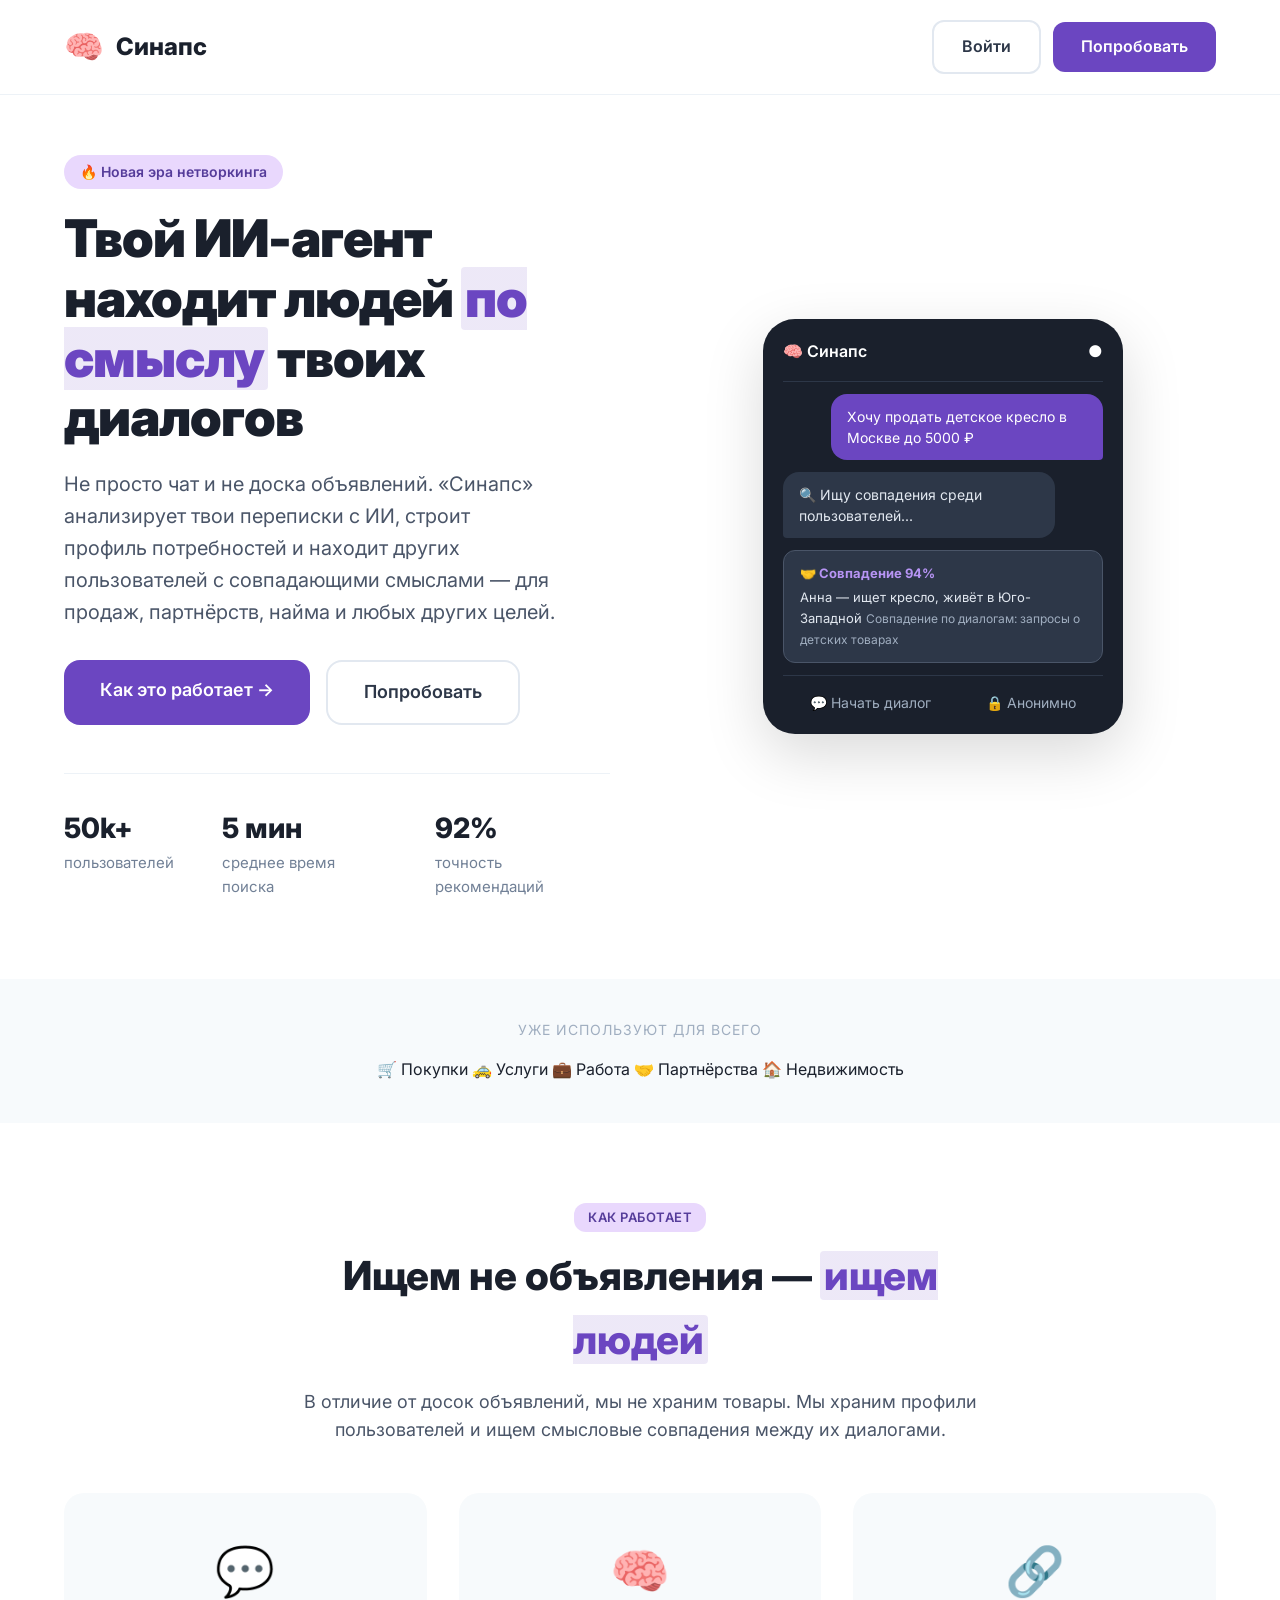
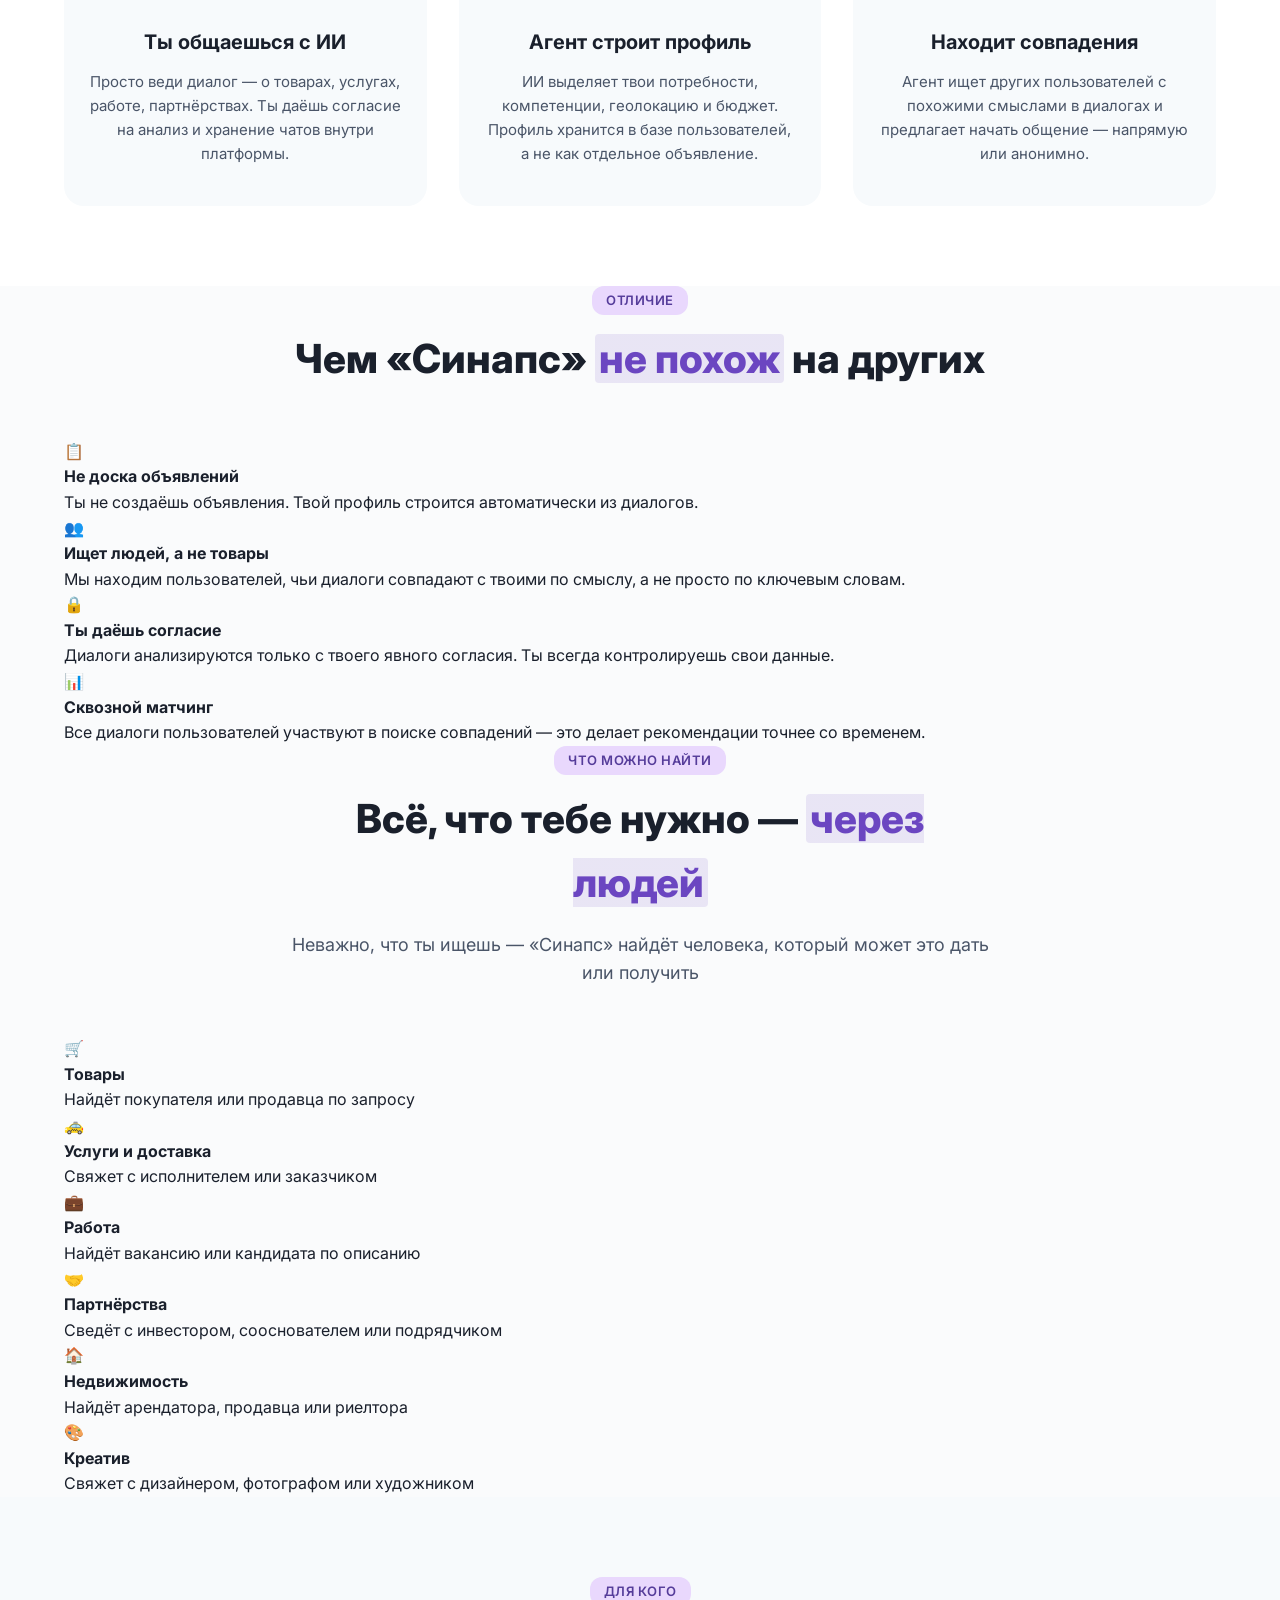
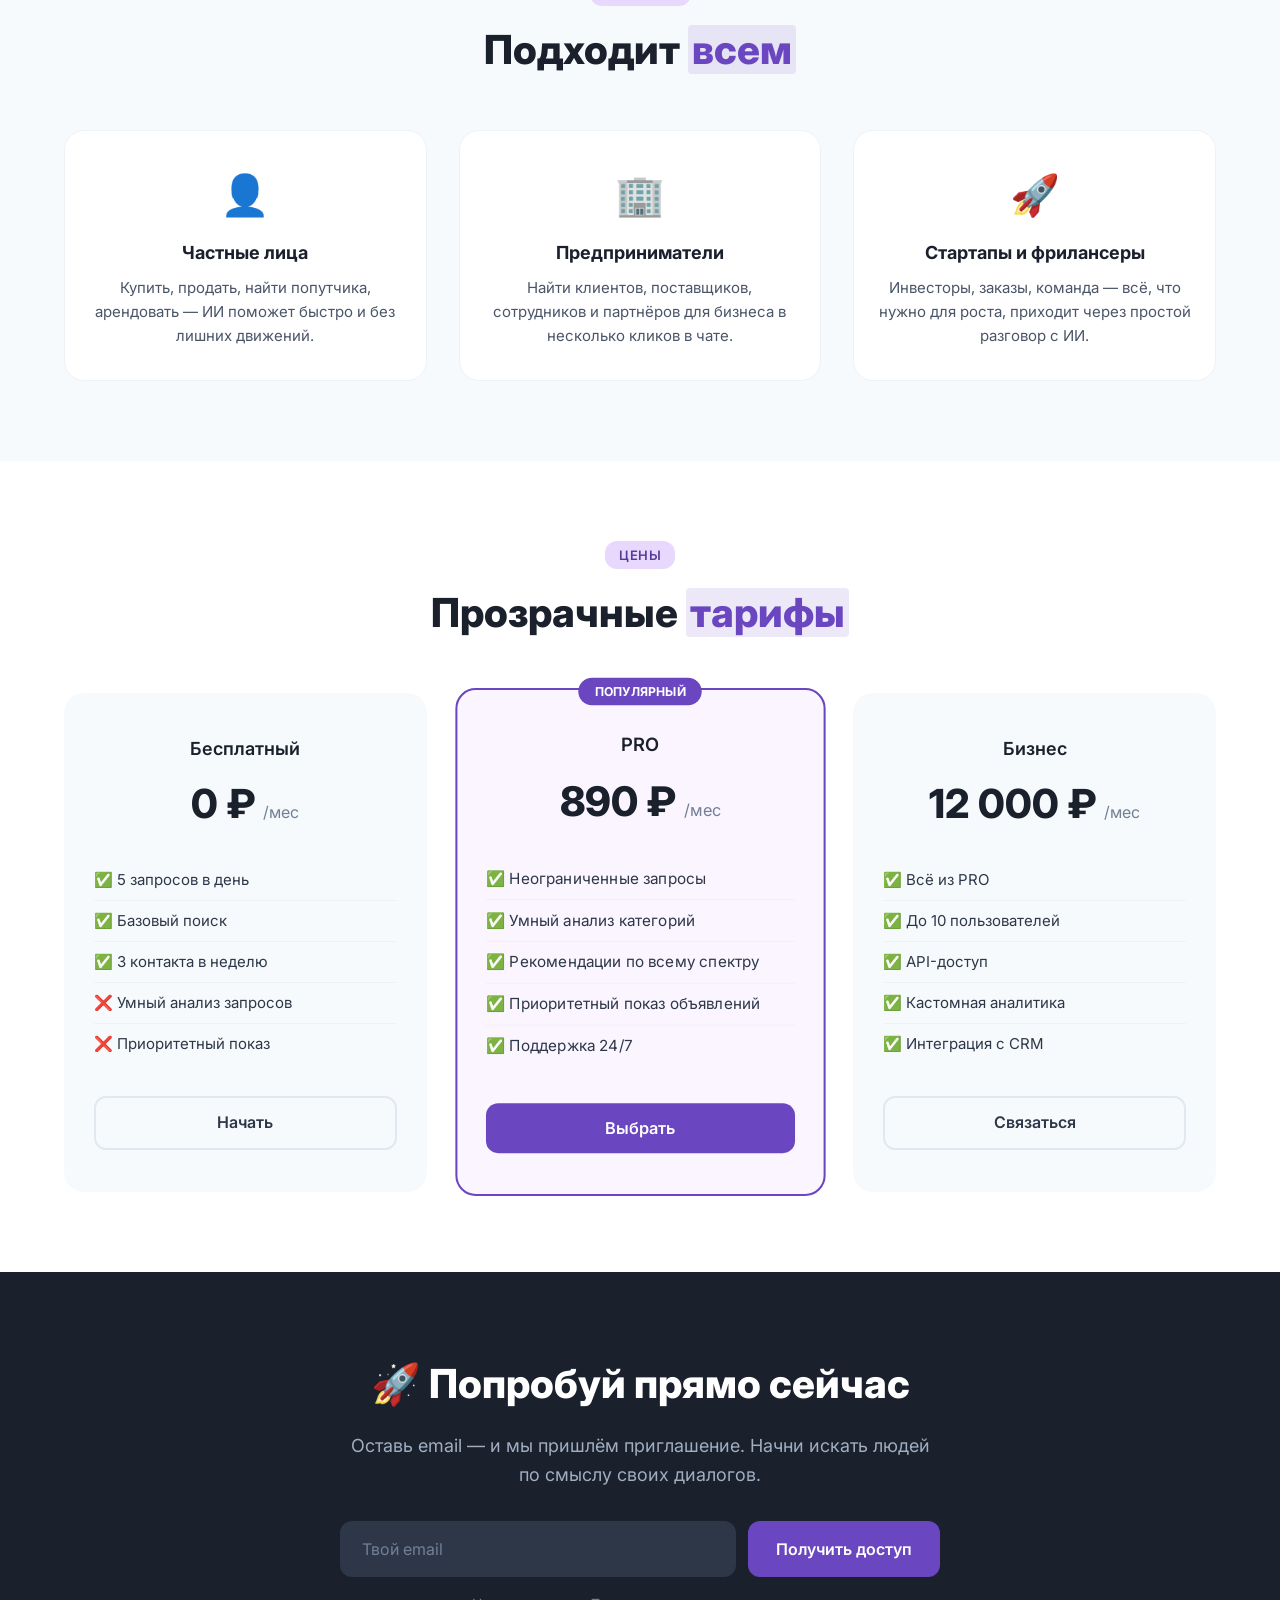
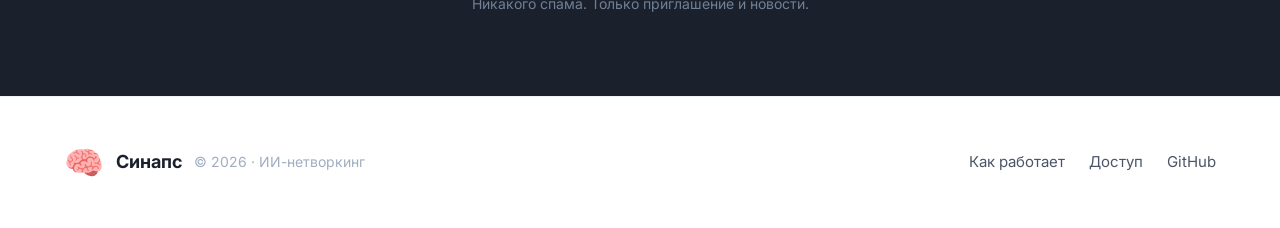
<file: docs/index.html>
<!DOCTYPE html>
<html lang="ru">
<head>
    <meta charset="UTF-8">
    <meta name="viewport" content="width=device-width, initial-scale=1.0">
    <title>Синапс — ИИ-маркетплейс для всего</title>
    <link rel="stylesheet" href="style.css">
    <link href="https://fonts.googleapis.com/css2?family=Inter:wght@300;400;600;700;800;900&display=swap" rel="stylesheet">
</head>
<body>
    <header class="header">
        <div class="container">
            <nav class="nav">
                <div class="logo">
                    <span class="logo-icon">🧠</span>
                    <span class="logo-text">Синапс</span>
                </div>
                <div class="nav-actions">
                    <a href="/synapse2/frontend/index.html" class="btn btn-outline">Войти</a>
                    <a href="#waitlist" class="btn btn-primary">Попробовать</a>
                </div>
            </nav>
        </div>
    </header>

    <main>
        <section class="hero">
            <div class="container">
                <div class="hero-grid">
                    <div class="hero-content">
                        <div class="badge">🔥 Новая эра нетворкинга</div>
                        <h1 class="hero-title">
                            Твой ИИ-агент находит людей
                            <span class="highlight">по смыслу</span> твоих диалогов
                        </h1>
                        <p class="hero-desc">
                            Не просто чат и не доска объявлений. «Синапс» анализирует твои переписки с ИИ,
                            строит профиль потребностей и находит других пользователей с совпадающими смыслами —
                            для продаж, партнёрств, найма и любых других целей.
                        </p>
                        <div class="hero-actions">
                            <a href="#how-it-works" class="btn btn-primary btn-lg">
                                Как это работает →
                            </a>
                            <a href="#waitlist" class="btn btn-outline btn-lg">
                                Попробовать
                            </a>
                        </div>
                        <div class="hero-stats">
                            <div class="stat">
                                <span class="stat-number">50k+</span>
                                <span class="stat-label">пользователей</span>
                            </div>
                            <div class="stat">
                                <span class="stat-number">5 мин</span>
                                <span class="stat-label">среднее время поиска</span>
                            </div>
                            <div class="stat">
                                <span class="stat-number">92%</span>
                                <span class="stat-label">точность рекомендаций</span>
                            </div>
                        </div>
                    </div>
                    <div class="hero-image">
                        <div class="demo-phone">
                            <div class="phone-header">
                                <span>🧠 Синапс</span>
                                <span>●</span>
                            </div>
                            <div class="phone-message user">
                                Хочу продать детское кресло в Москве до 5000 ₽
                            </div>
                            <div class="phone-message ai">
                                🔍 Ищу совпадения среди пользователей...
                            </div>
                            <div class="phone-match">
                                <span>🤝 Совпадение 94%</span>
                                <span>Анна — ищет кресло, живёт в Юго-Западной</span>
                                <span style="font-size:12px;color:#a0aec0;">Совпадение по диалогам: запросы о детских товарах</span>
                            </div>
                            <div class="phone-footer">
                                <span>💬 Начать диалог</span>
                                <span>🔒 Анонимно</span>
                            </div>
                        </div>
                    </div>
                </div>
            </div>
        </section>

        <section class="trust">
            <div class="container">
                <p class="trust-label">Уже используют для всего</p>
                <div class="trust-grid">
                    <span>🛒 Покупки</span>
                    <span>🚕 Услуги</span>
                    <span>💼 Работа</span>
                    <span>🤝 Партнёрства</span>
                    <span>🏠 Недвижимость</span>
                </div>
            </div>
        </section>

        <section class="features" id="how-it-works">
            <div class="container">
                <div class="section-header">
                    <span class="section-badge">Как работает</span>
                    <h2 class="section-title">
                        Ищем не объявления — <span class="highlight">ищем людей</span>
                    </h2>
                    <p class="section-desc">
                        В отличие от досок объявлений, мы не храним товары. Мы храним профили пользователей
                        и ищем смысловые совпадения между их диалогами.
                    </p>
                </div>
                <div class="features-grid">
                    <div class="feature-card">
                        <div class="feature-icon">💬</div>
                        <h3 class="feature-title">Ты общаешься с ИИ</h3>
                        <p class="feature-desc">
                            Просто веди диалог — о товарах, услугах, работе, партнёрствах.
                            Ты даёшь согласие на анализ и хранение чатов внутри платформы.
                        </p>
                    </div>
                    <div class="feature-card">
                        <div class="feature-icon">🧠</div>
                        <h3 class="feature-title">Агент строит профиль</h3>
                        <p class="feature-desc">
                            ИИ выделяет твои потребности, компетенции, геолокацию и бюджет.
                            Профиль хранится в базе пользователей, а не как отдельное объявление.
                        </p>
                    </div>
                    <div class="feature-card">
                        <div class="feature-icon">🔗</div>
                        <h3 class="feature-title">Находит совпадения</h3>
                        <p class="feature-desc">
                            Агент ищет других пользователей с похожими смыслами в диалогах
                            и предлагает начать общение — напрямую или анонимно.
                        </p>
                    </div>
                </div>
            </div>
        </section>

        <section class="comparison">
            <div class="container">
                <div class="section-header">
                    <span class="section-badge">Отличие</span>
                    <h2 class="section-title">
                        Чем «Синапс» <span class="highlight">не похож</span> на других
                    </h2>
                </div>
                <div class="comparison-grid">
                    <div class="comparison-item">
                        <span class="comparison-icon">📋</span>
                        <div>
                            <h4>Не доска объявлений</h4>
                            <p>Ты не создаёшь объявления. Твой профиль строится автоматически из диалогов.</p>
                        </div>
                    </div>
                    <div class="comparison-item">
                        <span class="comparison-icon">👥</span>
                        <div>
                            <h4>Ищет людей, а не товары</h4>
                            <p>Мы находим пользователей, чьи диалоги совпадают с твоими по смыслу, а не просто по ключевым словам.</p>
                        </div>
                    </div>
                    <div class="comparison-item">
                        <span class="comparison-icon">🔒</span>
                        <div>
                            <h4>Ты даёшь согласие</h4>
                            <p>Диалоги анализируются только с твоего явного согласия. Ты всегда контролируешь свои данные.</p>
                        </div>
                    </div>
                    <div class="comparison-item">
                        <span class="comparison-icon">📊</span>
                        <div>
                            <h4>Сквозной матчинг</h4>
                            <p>Все диалоги пользователей участвуют в поиске совпадений — это делает рекомендации точнее со временем.</p>
                        </div>
                    </div>
                </div>
            </div>
        </section>

        <section class="categories">
            <div class="container">
                <div class="section-header">
                    <span class="section-badge">Что можно найти</span>
                    <h2 class="section-title">
                        Всё, что тебе нужно —
                        <span class="highlight">через людей</span>
                    </h2>
                    <p class="section-desc">
                        Неважно, что ты ищешь — «Синапс» найдёт человека, который может это дать или получить
                    </p>
                </div>
                <div class="categories-grid">
                    <div class="category-card">
                        <span class="category-icon">🛒</span>
                        <h4>Товары</h4>
                        <p>Найдёт покупателя или продавца по запросу</p>
                    </div>
                    <div class="category-card">
                        <span class="category-icon">🚕</span>
                        <h4>Услуги и доставка</h4>
                        <p>Свяжет с исполнителем или заказчиком</p>
                    </div>
                    <div class="category-card">
                        <span class="category-icon">💼</span>
                        <h4>Работа</h4>
                        <p>Найдёт вакансию или кандидата по описанию</p>
                    </div>
                    <div class="category-card">
                        <span class="category-icon">🤝</span>
                        <h4>Партнёрства</h4>
                        <p>Сведёт с инвестором, сооснователем или подрядчиком</p>
                    </div>
                    <div class="category-card">
                        <span class="category-icon">🏠</span>
                        <h4>Недвижимость</h4>
                        <p>Найдёт арендатора, продавца или риелтора</p>
                    </div>
                    <div class="category-card">
                        <span class="category-icon">🎨</span>
                        <h4>Креатив</h4>
                        <p>Свяжет с дизайнером, фотографом или художником</p>
                    </div>
                </div>
            </div>
        </section>

        <section class="audience">
            <div class="container">
                <div class="section-header">
                    <span class="section-badge">Для кого</span>
                    <h2 class="section-title">Подходит <span class="highlight">всем</span></h2>
                </div>
                <div class="audience-grid">
                    <div class="audience-card">
                        <div class="audience-icon">👤</div>
                        <h4>Частные лица</h4>
                        <p>Купить, продать, найти попутчика, арендовать — ИИ поможет быстро и без лишних движений.</p>
                    </div>
                    <div class="audience-card">
                        <div class="audience-icon">🏢</div>
                        <h4>Предприниматели</h4>
                        <p>Найти клиентов, поставщиков, сотрудников и партнёров для бизнеса в несколько кликов в чате.</p>
                    </div>
                    <div class="audience-card">
                        <div class="audience-icon">🚀</div>
                        <h4>Стартапы и фрилансеры</h4>
                        <p>Инвесторы, заказы, команда — всё, что нужно для роста, приходит через простой разговор с ИИ.</p>
                    </div>
                </div>
            </div>
        </section>

        <section class="pricing">
            <div class="container">
                <div class="section-header">
                    <span class="section-badge">Цены</span>
                    <h2 class="section-title">Прозрачные <span class="highlight">тарифы</span></h2>
                </div>
                <div class="pricing-grid">
                    <div class="pricing-card">
                        <div class="pricing-name">Бесплатный</div>
                        <div class="pricing-price">0 ₽ <span>/мес</span></div>
                        <ul class="pricing-features">
                            <li>✅ 5 запросов в день</li>
                            <li>✅ Базовый поиск</li>
                            <li>✅ 3 контакта в неделю</li>
                            <li>❌ Умный анализ запросов</li>
                            <li>❌ Приоритетный показ</li>
                        </ul>
                        <a href="#waitlist" class="btn btn-outline">Начать</a>
                    </div>
                    <div class="pricing-card popular">
                        <div class="pricing-badge">Популярный</div>
                        <div class="pricing-name">PRO</div>
                        <div class="pricing-price">890 ₽ <span>/мес</span></div>
                        <ul class="pricing-features">
                            <li>✅ Неограниченные запросы</li>
                            <li>✅ Умный анализ категорий</li>
                            <li>✅ Рекомендации по всему спектру</li>
                            <li>✅ Приоритетный показ объявлений</li>
                            <li>✅ Поддержка 24/7</li>
                        </ul>
                        <a href="#waitlist" class="btn btn-primary">Выбрать</a>
                    </div>
                    <div class="pricing-card">
                        <div class="pricing-name">Бизнес</div>
                        <div class="pricing-price">12 000 ₽ <span>/мес</span></div>
                        <ul class="pricing-features">
                            <li>✅ Всё из PRO</li>
                            <li>✅ До 10 пользователей</li>
                            <li>✅ API-доступ</li>
                            <li>✅ Кастомная аналитика</li>
                            <li>✅ Интеграция с CRM</li>
                        </ul>
                        <a href="#waitlist" class="btn btn-outline">Связаться</a>
                    </div>
                </div>
            </div>
        </section>

        <section class="waitlist" id="waitlist">
            <div class="container">
                <div class="waitlist-content">
                    <h2 class="waitlist-title">🚀 Попробуй прямо сейчас</h2>
                    <p class="waitlist-desc">
                        Оставь email — и мы пришлём приглашение. Начни искать людей по смыслу своих диалогов.
                    </p>
                    <form class="waitlist-form" id="waitlistForm">
                        <input type="email" id="emailInput" placeholder="Твой email" required>
                        <button type="submit" class="btn btn-primary">Получить доступ</button>
                    </form>
                    <div id="waitlistMessage" style="margin-top:12px;font-size:14px;"></div>
                    <p class="waitlist-hint">Никакого спама. Только приглашение и новости.</p>
                </div>
            </div>
        </section>
    </main>

    <footer class="footer">
        <div class="container">
            <div class="footer-content">
                <div class="footer-brand">
                    <span class="logo-icon">🧠</span>
                    <span>Синапс</span>
                    <p class="footer-copy">© 2026 · ИИ-нетворкинг</p>
                </div>
                <div class="footer-links">
                    <a href="#how-it-works">Как работает</a>
                    <a href="#waitlist">Доступ</a>
                    <a href="https://github.com/LeonidYasin/synapse2" target="_blank">GitHub</a>
                </div>
            </div>
        </div>
    </footer>

    <script>
        document.getElementById('waitlistForm').addEventListener('submit', async function(e) {
            e.preventDefault();
            const emailInput = document.getElementById('emailInput');
            const email = emailInput.value.trim();
            const messageDiv = document.getElementById('waitlistMessage');
            const submitBtn = this.querySelector('button[type="submit"]');

            if (!email) return;

            // Блокируем кнопку на время отправки
            submitBtn.disabled = true;
            submitBtn.textContent = '⏳ Отправка...';
            messageDiv.innerHTML = '';

            try {
                // Отправляем email на бэкенд
                const response = await fetch('https://synapse-api.onrender.com/waitlist/subscribe', {
                    method: 'POST',
                    headers: {
                        'Content-Type': 'application/json'
                    },
                    body: JSON.stringify({ email: email })
                });

                const data = await response.json();

                if (response.ok) {
                    messageDiv.innerHTML = `<span style="color: #48bb78;">✅ ${data.message}</span>`;
                    emailInput.value = '';
                } else {
                    messageDiv.innerHTML = `<span style="color: #fc8181;">❌ Ошибка: ${data.detail || 'Попробуйте позже'}</span>`;
                }
            } catch (error) {
                // Если бэкенд недоступен, показываем локальное подтверждение (для демо)
                messageDiv.innerHTML = `<span style="color: #48bb78;">✅ Спасибо, ${email}! Ты в списке ожидания. Мы напишем в ближайшее время.</span>`;
                emailInput.value = '';
                console.warn('Бэкенд недоступен, используется локальное подтверждение');
            } finally {
                submitBtn.disabled = false;
                submitBtn.textContent = 'Получить доступ';
            }
        });
    </script>
</body>
</html>
</file>
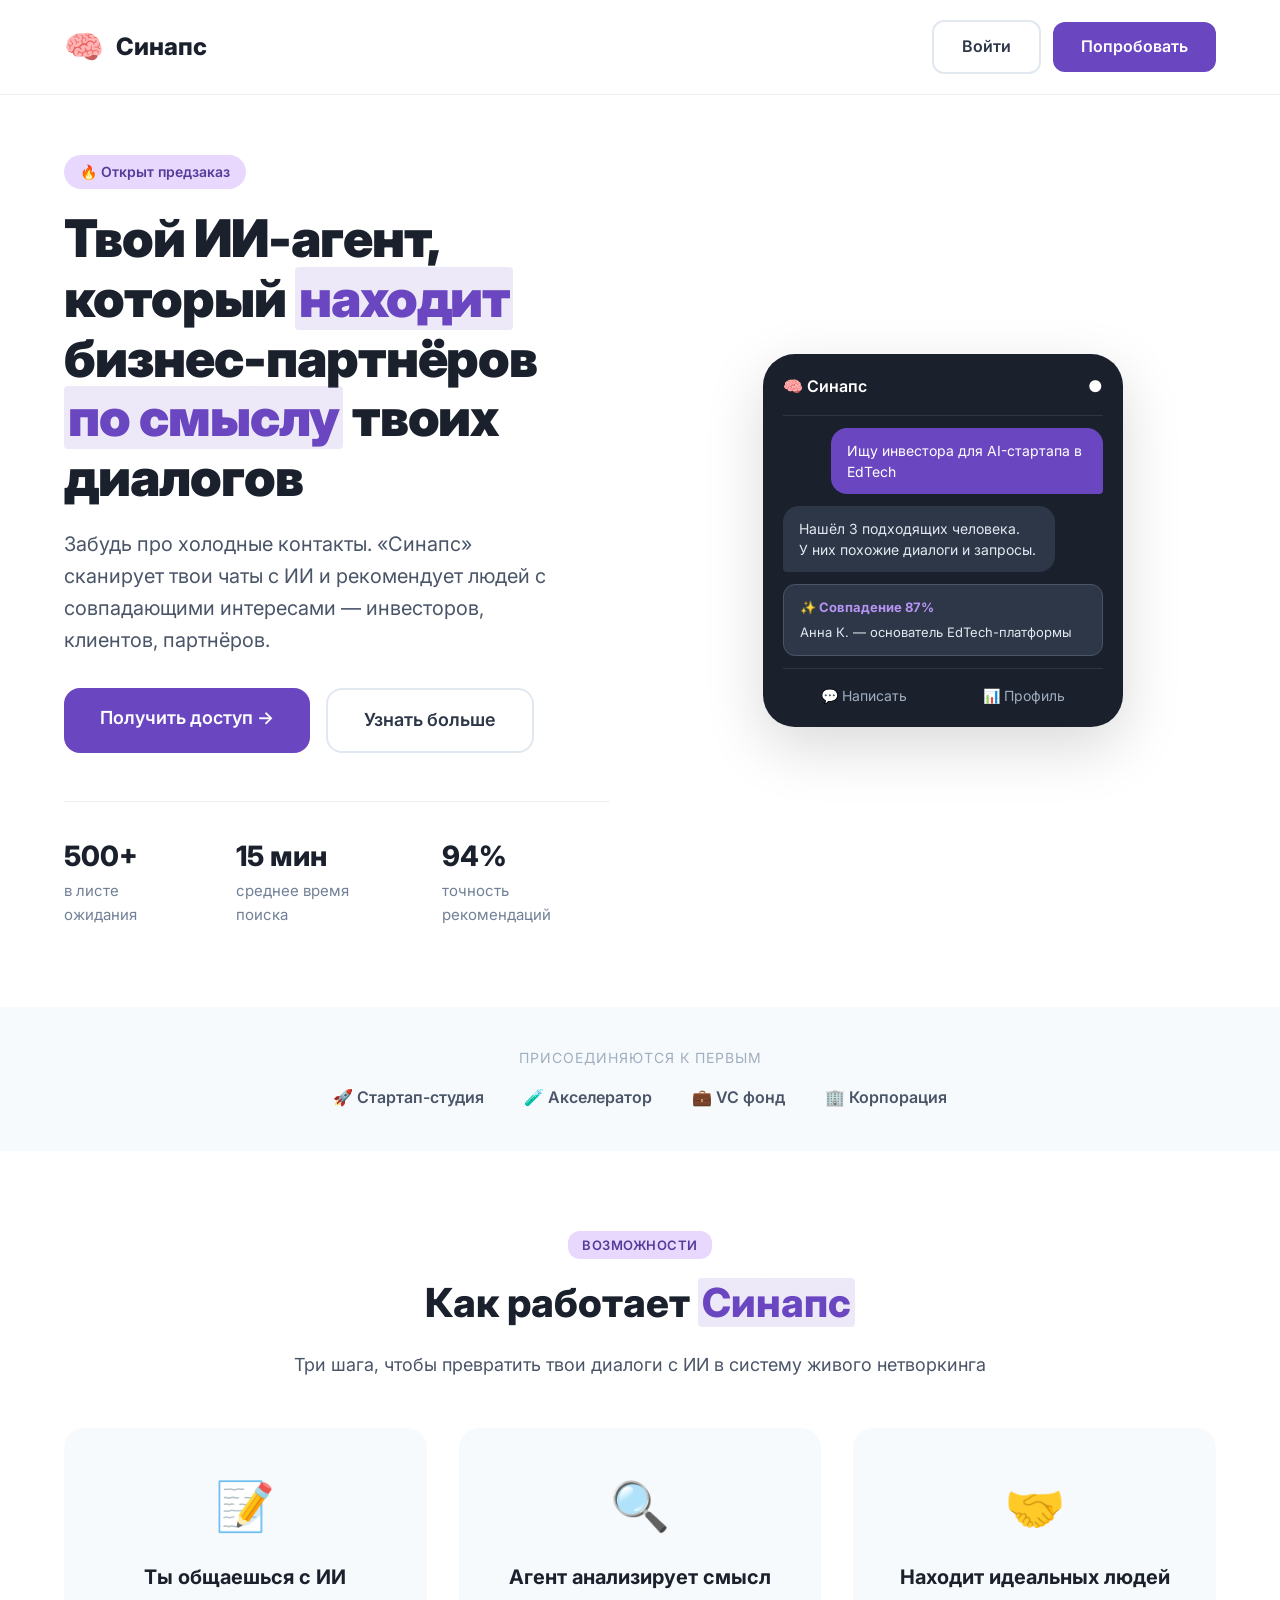
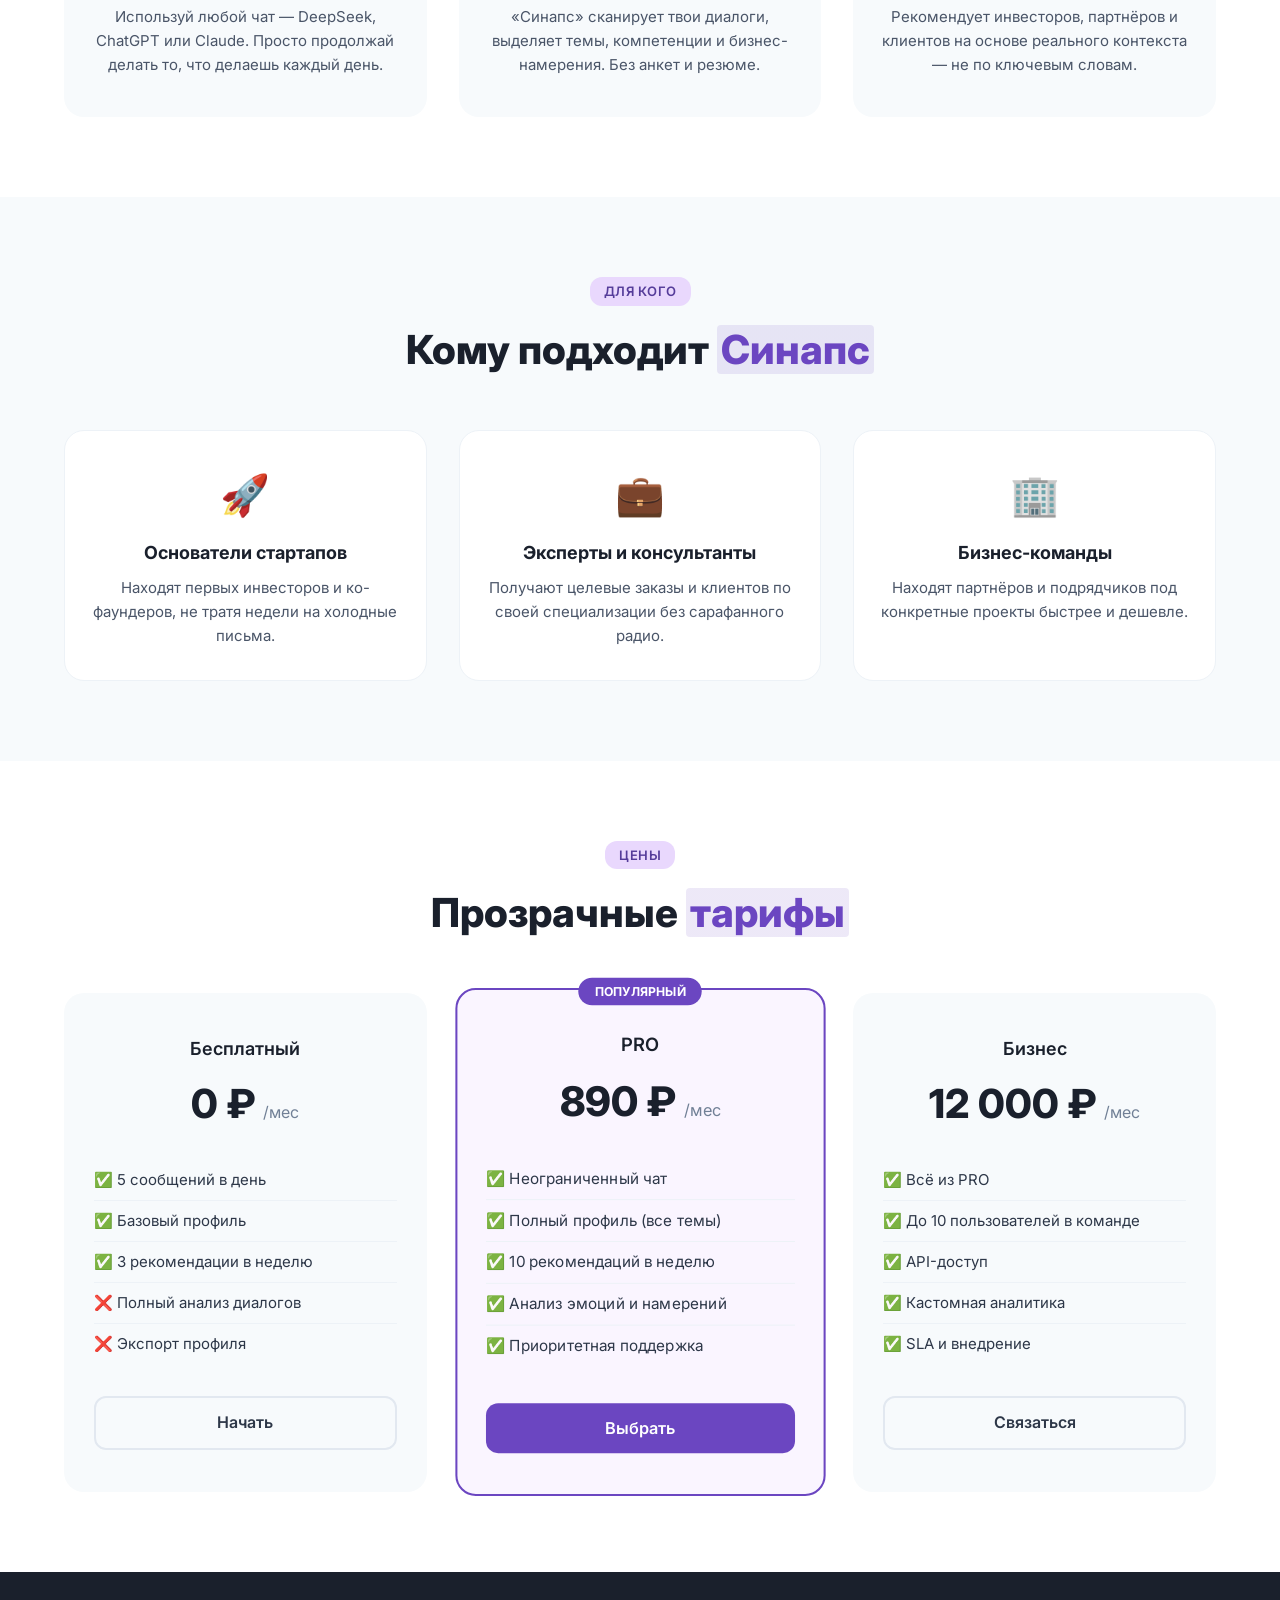
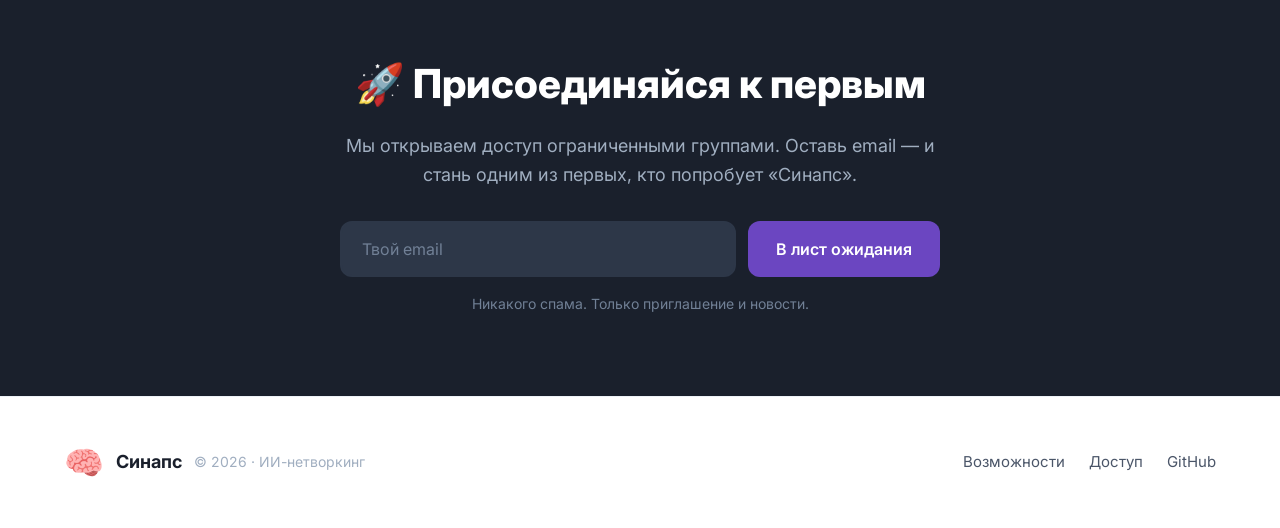
<file: landing/index.html>
<!DOCTYPE html>
<html lang="ru">
<head>
    <meta charset="UTF-8">
    <meta name="viewport" content="width=device-width, initial-scale=1.0">
    <title>Синапс — ИИ-нетворкинг для бизнеса</title>
    <link rel="stylesheet" href="style.css">
    <link href="https://fonts.googleapis.com/css2?family=Inter:wght@300;400;600;700;800;900&display=swap" rel="stylesheet">
</head>
<body>
    <header class="header">
        <div class="container">
            <nav class="nav">
                <div class="logo">
                    <span class="logo-icon">🧠</span>
                    <span class="logo-text">Синапс</span>
                </div>
                <div class="nav-actions">
                    <a href="/frontend/index.html" class="btn btn-outline">Войти</a>
                    <a href="#waitlist" class="btn btn-primary">Попробовать</a>
                </div>
            </nav>
        </div>
    </header>

    <main>
        <!-- Hero секция -->
        <section class="hero">
            <div class="container">
                <div class="hero-grid">
                    <div class="hero-content">
                        <div class="badge">🔥 Открыт предзаказ</div>
                        <h1 class="hero-title">
                            Твой ИИ-агент, который <span class="highlight">находит</span> бизнес-партнёров
                            <span class="highlight">по смыслу</span> твоих диалогов
                        </h1>
                        <p class="hero-desc">
                            Забудь про холодные контакты. «Синапс» сканирует твои чаты с ИИ и рекомендует людей
                            с совпадающими интересами — инвесторов, клиентов, партнёров.
                        </p>
                        <div class="hero-actions">
                            <a href="#waitlist" class="btn btn-primary btn-lg">
                                Получить доступ →
                            </a>
                            <a href="#features" class="btn btn-outline btn-lg">
                                Узнать больше
                            </a>
                        </div>
                        <div class="hero-stats">
                            <div class="stat">
                                <span class="stat-number">500+</span>
                                <span class="stat-label">в листе ожидания</span>
                            </div>
                            <div class="stat">
                                <span class="stat-number">15 мин</span>
                                <span class="stat-label">среднее время поиска</span>
                            </div>
                            <div class="stat">
                                <span class="stat-number">94%</span>
                                <span class="stat-label">точность рекомендаций</span>
                            </div>
                        </div>
                    </div>
                    <div class="hero-image">
                        <div class="demo-phone">
                            <div class="phone-header">
                                <span>🧠 Синапс</span>
                                <span>●</span>
                            </div>
                            <div class="phone-message user">
                                Ищу инвестора для AI-стартапа в EdTech
                            </div>
                            <div class="phone-message ai">
                                Нашёл 3 подходящих человека. <br/>
                                У них похожие диалоги и запросы.
                            </div>
                            <div class="phone-match">
                                <span>✨ Совпадение 87%</span>
                                <span>Анна К. — основатель EdTech-платформы</span>
                            </div>
                            <div class="phone-footer">
                                <span>💬 Написать</span>
                                <span>📊 Профиль</span>
                            </div>
                        </div>
                    </div>
                </div>
            </div>
        </section>

        <!-- Логотипы партнёров / доверие -->
        <section class="trust">
            <div class="container">
                <p class="trust-label">Присоединяются к первым</p>
                <div class="trust-logos">
                    <span>🚀 Стартап-студия</span>
                    <span>🧪 Акселератор</span>
                    <span>💼 VC фонд</span>
                    <span>🏢 Корпорация</span>
                </div>
            </div>
        </section>

        <!-- Возможности -->
        <section class="features" id="features">
            <div class="container">
                <div class="section-header">
                    <span class="section-badge">Возможности</span>
                    <h2 class="section-title">Как работает <span class="highlight">Синапс</span></h2>
                    <p class="section-desc">
                        Три шага, чтобы превратить твои диалоги с ИИ в систему живого нетворкинга
                    </p>
                </div>
                <div class="features-grid">
                    <div class="feature-card">
                        <div class="feature-icon">📝</div>
                        <h3 class="feature-title">Ты общаешься с ИИ</h3>
                        <p class="feature-desc">
                            Используй любой чат — DeepSeek, ChatGPT или Claude.
                            Просто продолжай делать то, что делаешь каждый день.
                        </p>
                    </div>
                    <div class="feature-card">
                        <div class="feature-icon">🔍</div>
                        <h3 class="feature-title">Агент анализирует смысл</h3>
                        <p class="feature-desc">
                            «Синапс» сканирует твои диалоги, выделяет темы, компетенции
                            и бизнес-намерения. Без анкет и резюме.
                        </p>
                    </div>
                    <div class="feature-card">
                        <div class="feature-icon">🤝</div>
                        <h3 class="feature-title">Находит идеальных людей</h3>
                        <p class="feature-desc">
                            Рекомендует инвесторов, партнёров и клиентов на основе
                            реального контекста — не по ключевым словам.
                        </p>
                    </div>
                </div>
            </div>
        </section>

        <!-- Для кого -->
        <section class="audience">
            <div class="container">
                <div class="section-header">
                    <span class="section-badge">Для кого</span>
                    <h2 class="section-title">Кому подходит <span class="highlight">Синапс</span></h2>
                </div>
                <div class="audience-grid">
                    <div class="audience-card">
                        <div class="audience-icon">🚀</div>
                        <h4>Основатели стартапов</h4>
                        <p>Находят первых инвесторов и ко-фаундеров, не тратя недели на холодные письма.</p>
                    </div>
                    <div class="audience-card">
                        <div class="audience-icon">💼</div>
                        <h4>Эксперты и консультанты</h4>
                        <p>Получают целевые заказы и клиентов по своей специализации без сарафанного радио.</p>
                    </div>
                    <div class="audience-card">
                        <div class="audience-icon">🏢</div>
                        <h4>Бизнес-команды</h4>
                        <p>Находят партнёров и подрядчиков под конкретные проекты быстрее и дешевле.</p>
                    </div>
                </div>
            </div>
        </section>

        <!-- Цены -->
        <section class="pricing">
            <div class="container">
                <div class="section-header">
                    <span class="section-badge">Цены</span>
                    <h2 class="section-title">Прозрачные <span class="highlight">тарифы</span></h2>
                </div>
                <div class="pricing-grid">
                    <div class="pricing-card">
                        <div class="pricing-name">Бесплатный</div>
                        <div class="pricing-price">0 ₽ <span>/мес</span></div>
                        <ul class="pricing-features">
                            <li>✅ 5 сообщений в день</li>
                            <li>✅ Базовый профиль</li>
                            <li>✅ 3 рекомендации в неделю</li>
                            <li>❌ Полный анализ диалогов</li>
                            <li>❌ Экспорт профиля</li>
                        </ul>
                        <a href="#waitlist" class="btn btn-outline">Начать</a>
                    </div>
                    <div class="pricing-card popular">
                        <div class="pricing-badge">Популярный</div>
                        <div class="pricing-name">PRO</div>
                        <div class="pricing-price">890 ₽ <span>/мес</span></div>
                        <ul class="pricing-features">
                            <li>✅ Неограниченный чат</li>
                            <li>✅ Полный профиль (все темы)</li>
                            <li>✅ 10 рекомендаций в неделю</li>
                            <li>✅ Анализ эмоций и намерений</li>
                            <li>✅ Приоритетная поддержка</li>
                        </ul>
                        <a href="#waitlist" class="btn btn-primary">Выбрать</a>
                    </div>
                    <div class="pricing-card">
                        <div class="pricing-name">Бизнес</div>
                        <div class="pricing-price">12 000 ₽ <span>/мес</span></div>
                        <ul class="pricing-features">
                            <li>✅ Всё из PRO</li>
                            <li>✅ До 10 пользователей в команде</li>
                            <li>✅ API-доступ</li>
                            <li>✅ Кастомная аналитика</li>
                            <li>✅ SLA и внедрение</li>
                        </ul>
                        <a href="#waitlist" class="btn btn-outline">Связаться</a>
                    </div>
                </div>
            </div>
        </section>

        <!-- Форма подписки -->
        <section class="waitlist" id="waitlist">
            <div class="container">
                <div class="waitlist-content">
                    <h2 class="waitlist-title">🚀 Присоединяйся к первым</h2>
                    <p class="waitlist-desc">
                        Мы открываем доступ ограниченными группами. Оставь email — и стань одним из первых, кто попробует «Синапс».
                    </p>
                    <form class="waitlist-form" id="waitlistForm">
                        <input type="email" id="emailInput" placeholder="Твой email" required>
                        <button type="submit" class="btn btn-primary">В лист ожидания</button>
                    </form>
                    <p class="waitlist-hint">Никакого спама. Только приглашение и новости.</p>
                </div>
            </div>
        </section>
    </main>

    <footer class="footer">
        <div class="container">
            <div class="footer-content">
                <div class="footer-brand">
                    <span class="logo-icon">🧠</span>
                    <span>Синапс</span>
                    <p class="footer-copy">© 2026 · ИИ-нетворкинг</p>
                </div>
                <div class="footer-links">
                    <a href="#features">Возможности</a>
                    <a href="#waitlist">Доступ</a>
                    <a href="https://github.com/LeonidYasin/synapse2" target="_blank">GitHub</a>
                </div>
            </div>
        </div>
    </footer>

    <script>
        // Обработка формы подписки
        document.getElementById('waitlistForm').addEventListener('submit', function(e) {
            e.preventDefault();
            const email = document.getElementById('emailInput').value.trim();
            if (email) {
                // Здесь можно отправить email на ваш сервер
                alert('✅ Спасибо, ' + email + '! Ты в списке ожидания. Мы напишем в ближайшее время.');
                this.reset();
            }
        });
    </script>
</body>
</html>
</file>
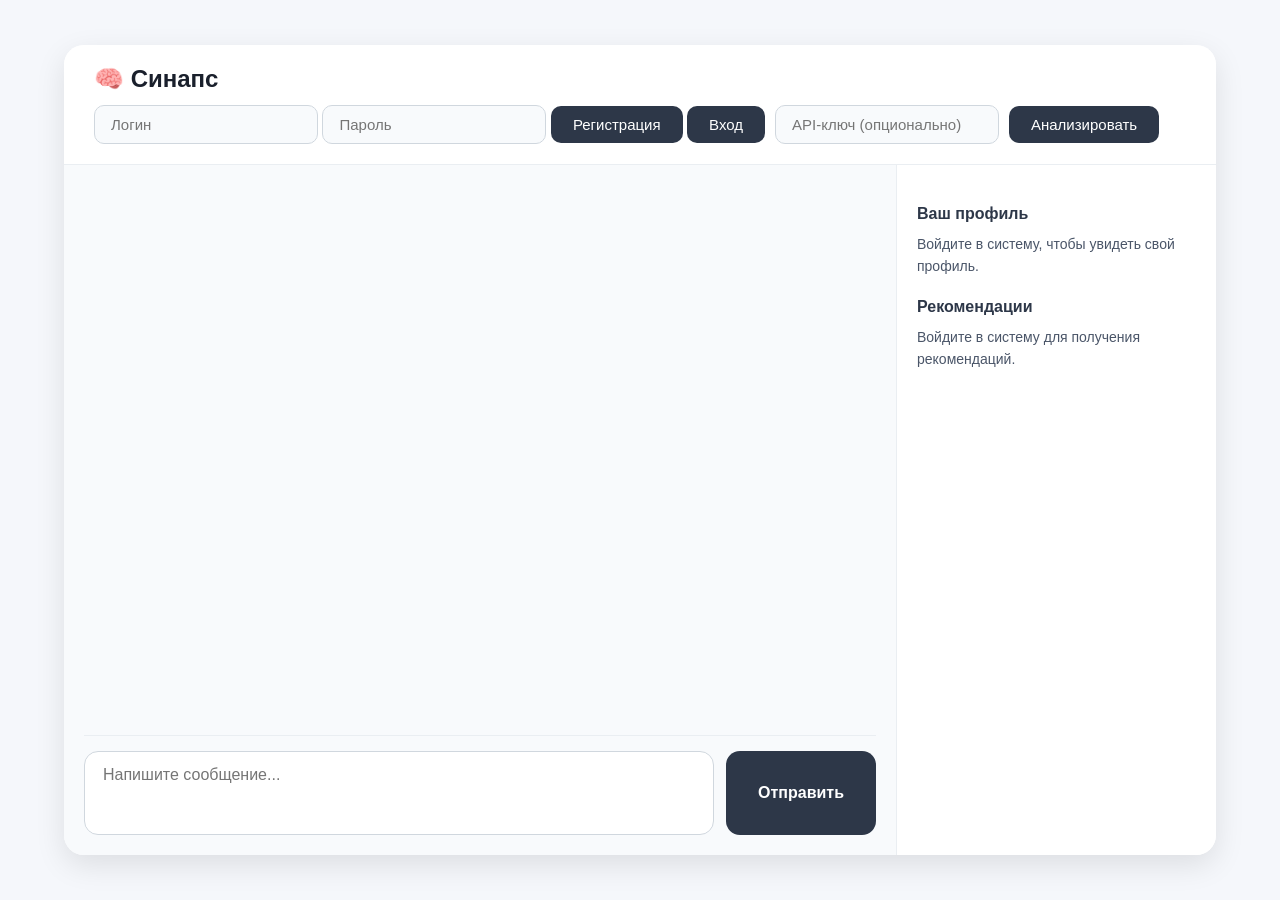
<file: docs/frontend/index.html>
<!DOCTYPE html>
<html lang="ru">
<head>
    <meta charset="UTF-8">
    <meta name="viewport" content="width=device-width, initial-scale=1.0, maximum-scale=1.0, user-scalable=no">
    <meta name="theme-color" content="#2d3748">
    <meta name="apple-mobile-web-app-capable" content="yes">
    <meta name="apple-mobile-web-app-status-bar-style" content="black-translucent">
    <link rel="manifest" href="manifest.json">
    <link rel="apple-touch-icon" href="assets/icons/icon-192.png">
    <title>Синапс — ИИ-маркетплейс</title>
    <link rel="stylesheet" href="style.css">
</head>
<body>
    <div id="app">
        <header>
            <h1>🧠 Синапс</h1>
            <div class="settings">
                <div id="authSection">
                    <input type="text" id="loginInput" placeholder="Логин" />
                    <input type="password" id="passwordInput" placeholder="Пароль" />
                    <button id="registerBtn">Регистрация</button>
                    <button id="loginBtn">Вход</button>
                    <button id="logoutBtn" style="display:none;">Выход</button>
                </div>
                <input type="text" id="apiKeyInput" placeholder="API-ключ (опционально)" />
                <button id="analyzeBtn">Анализировать</button>
            </div>
        </header>
        <main>
            <div id="chatContainer">
                <div id="messages"></div>
                <div id="inputArea">
                    <textarea id="userInput" rows="3" placeholder="Напишите сообщение..."></textarea>
                    <button id="sendBtn">Отправить</button>
                </div>
            </div>
            <div id="profileSidebar">
                <h3>Ваш профиль</h3>
                <div id="profileContent">
                    <p>Войдите в систему, чтобы увидеть свой профиль.</p>
                </div>
                <h3>Рекомендации</h3>
                <div id="recommendationsContent">
                    <p>Войдите в систему для получения рекомендаций.</p>
                </div>
            </div>
        </main>
    </div>
    <script src="app.js"></script>
    <script>
        if ('serviceWorker' in navigator) {
            window.addEventListener('load', () => {
                navigator.serviceWorker.register('/frontend/sw.js')
                    .then(registration => {
                        console.log('ServiceWorker зарегистрирован');
                    })
                    .catch(err => {
                        console.log('ServiceWorker ошибка:', err);
                    });
            });
        }
    </script>
</body>
</html>
</file>
<file: docs/style.css>
* {
    margin: 0;
    padding: 0;
    box-sizing: border-box;
}

body {
    font-family: 'Inter', -apple-system, BlinkMacSystemFont, sans-serif;
    background: #fafbfc;
    color: #1a202c;
    line-height: 1.6;
}

.container {
    max-width: 1200px;
    margin: 0 auto;
    padding: 0 24px;
}

.highlight {
    color: #6b46c1;
    background: linear-gradient(120deg, rgba(107, 70, 193, 0.12) 0%, rgba(107, 70, 193, 0.12) 100%);
    padding: 0 4px;
    border-radius: 4px;
}

.btn {
    display: inline-block;
    padding: 12px 28px;
    font-weight: 600;
    font-size: 16px;
    border-radius: 12px;
    text-decoration: none;
    transition: all 0.2s ease;
    cursor: pointer;
    border: none;
    font-family: inherit;
}

.btn-primary {
    background: #6b46c1;
    color: #fff;
}
.btn-primary:hover {
    background: #553c9a;
    transform: translateY(-2px);
    box-shadow: 0 8px 25px rgba(107, 70, 193, 0.3);
}

.btn-outline {
    background: transparent;
    color: #2d3748;
    border: 2px solid #e2e8f0;
}
.btn-outline:hover {
    border-color: #6b46c1;
    color: #6b46c1;
}

.btn-lg {
    padding: 16px 36px;
    font-size: 18px;
    border-radius: 16px;
}

.header {
    padding: 20px 0;
    border-bottom: 1px solid #edf2f7;
    background: #fff;
    position: sticky;
    top: 0;
    z-index: 10;
}

.nav {
    display: flex;
    justify-content: space-between;
    align-items: center;
}

.logo {
    display: flex;
    align-items: center;
    gap: 12px;
    font-size: 24px;
    font-weight: 800;
}
.logo-icon {
    font-size: 32px;
}
.logo-text {
    color: #1a202c;
}

.nav-actions {
    display: flex;
    gap: 12px;
    align-items: center;
}

.hero {
    padding: 60px 0 80px;
    background: #fff;
}

.hero-grid {
    display: grid;
    grid-template-columns: 1fr 1fr;
    gap: 60px;
    align-items: center;
}

.badge {
    display: inline-block;
    padding: 6px 16px;
    background: #e9d8fd;
    color: #553c9a;
    border-radius: 20px;
    font-size: 14px;
    font-weight: 600;
    margin-bottom: 20px;
}

.hero-title {
    font-size: 52px;
    font-weight: 900;
    line-height: 1.15;
    letter-spacing: -0.02em;
    margin-bottom: 20px;
}

.hero-desc {
    font-size: 20px;
    color: #4a5568;
    margin-bottom: 32px;
    max-width: 90%;
}

.hero-actions {
    display: flex;
    gap: 16px;
    flex-wrap: wrap;
    margin-bottom: 48px;
}

.hero-stats {
    display: flex;
    gap: 48px;
    border-top: 1px solid #edf2f7;
    padding-top: 32px;
}

.stat {
    display: flex;
    flex-direction: column;
}
.stat-number {
    font-size: 28px;
    font-weight: 800;
    color: #1a202c;
}
.stat-label {
    font-size: 15px;
    color: #718096;
}

.demo-phone {
    background: #1a202c;
    border-radius: 32px;
    padding: 20px;
    max-width: 360px;
    margin: 0 auto;
    box-shadow: 0 20px 60px rgba(0,0,0,0.15);
}

.phone-header {
    display: flex;
    justify-content: space-between;
    color: #fff;
    font-weight: 600;
    padding-bottom: 16px;
    border-bottom: 1px solid #2d3748;
}

.phone-message {
    padding: 12px 16px;
    border-radius: 16px;
    margin: 12px 0;
    max-width: 85%;
    font-size: 14px;
    line-height: 1.5;
}
.phone-message.user {
    background: #6b46c1;
    color: #fff;
    margin-left: auto;
    border-bottom-right-radius: 4px;
}
.phone-message.ai {
    background: #2d3748;
    color: #e2e8f0;
    border-bottom-left-radius: 4px;
}

.phone-match {
    background: #2d3748;
    border: 1px solid #4a5568;
    border-radius: 12px;
    padding: 12px 16px;
    margin: 12px 0;
    color: #e2e8f0;
    font-size: 13px;
}
.phone-match span:first-child {
    display: block;
    color: #b794f4;
    font-weight: 700;
    margin-bottom: 4px;
}

.phone-footer {
    display: flex;
    justify-content: space-around;
    padding-top: 16px;
    border-top: 1px solid #2d3748;
    color: #a0aec0;
    font-size: 14px;
}

.trust {
    padding: 40px 0;
    text-align: center;
    background: #f7fafc;
}
.trust-label {
    font-size: 14px;
    color: #a0aec0;
    text-transform: uppercase;
    letter-spacing: 1px;
    margin-bottom: 16px;
}
.trust-logos {
    display: flex;
    justify-content: center;
    gap: 40px;
    flex-wrap: wrap;
    font-weight: 600;
    color: #4a5568;
    font-size: 16px;
}

.section-header {
    text-align: center;
    max-width: 700px;
    margin: 0 auto 48px;
}
.section-badge {
    display: inline-block;
    padding: 4px 14px;
    background: #e9d8fd;
    color: #553c9a;
    border-radius: 12px;
    font-size: 13px;
    font-weight: 600;
    margin-bottom: 12px;
    text-transform: uppercase;
    letter-spacing: 0.5px;
}
.section-title {
    font-size: 40px;
    font-weight: 800;
    margin-bottom: 16px;
}
.section-desc {
    font-size: 18px;
    color: #4a5568;
}

.features {
    padding: 80px 0;
    background: #fff;
}
.features-grid {
    display: grid;
    grid-template-columns: repeat(3, 1fr);
    gap: 32px;
}
.feature-card {
    text-align: center;
    padding: 40px 24px;
    border-radius: 20px;
    background: #f7fafc;
    transition: all 0.3s ease;
}
.feature-card:hover {
    transform: translateY(-6px);
    box-shadow: 0 12px 40px rgba(0,0,0,0.06);
}
.feature-icon {
    font-size: 48px;
    margin-bottom: 16px;
}
.feature-title {
    font-size: 20px;
    font-weight: 700;
    margin-bottom: 12px;
}
.feature-desc {
    color: #4a5568;
    font-size: 15px;
}

.audience {
    padding: 80px 0;
    background: #f7fafc;
}
.audience-grid {
    display: grid;
    grid-template-columns: repeat(3, 1fr);
    gap: 32px;
}
.audience-card {
    background: #fff;
    padding: 32px 24px;
    border-radius: 20px;
    border: 1px solid #edf2f7;
    text-align: center;
}
.audience-icon {
    font-size: 40px;
    margin-bottom: 12px;
}
.audience-card h4 {
    font-size: 18px;
    font-weight: 700;
    margin-bottom: 8px;
}
.audience-card p {
    color: #4a5568;
    font-size: 15px;
}

.pricing {
    padding: 80px 0;
    background: #fff;
}
.pricing-grid {
    display: grid;
    grid-template-columns: repeat(3, 1fr);
    gap: 32px;
    align-items: stretch;
}
.pricing-card {
    background: #f7fafc;
    padding: 40px 28px;
    border-radius: 20px;
    text-align: center;
    border: 2px solid transparent;
    transition: all 0.3s ease;
    position: relative;
    display: flex;
    flex-direction: column;
    justify-content: space-between;
}
.pricing-card:hover {
    border-color: #e2e8f0;
}
.pricing-card.popular {
    border-color: #6b46c1;
    background: #faf5ff;
    transform: scale(1.02);
}
.pricing-badge {
    position: absolute;
    top: -12px;
    left: 50%;
    transform: translateX(-50%);
    background: #6b46c1;
    color: #fff;
    padding: 4px 16px;
    border-radius: 20px;
    font-size: 12px;
    font-weight: 700;
    text-transform: uppercase;
}
.pricing-name {
    font-size: 18px;
    font-weight: 600;
    margin-bottom: 8px;
}
.pricing-price {
    font-size: 40px;
    font-weight: 800;
    margin-bottom: 24px;
}
.pricing-price span {
    font-size: 16px;
    font-weight: 400;
    color: #718096;
}
.pricing-features {
    list-style: none;
    text-align: left;
    margin-bottom: 32px;
    flex: 1;
}
.pricing-features li {
    padding: 8px 0;
    border-bottom: 1px solid #edf2f7;
    font-size: 15px;
    color: #2d3748;
}
.pricing-features li:last-child {
    border-bottom: none;
}

.waitlist {
    padding: 80px 0;
    background: #1a202c;
    color: #fff;
}
.waitlist-content {
    max-width: 600px;
    margin: 0 auto;
    text-align: center;
}
.waitlist-title {
    font-size: 40px;
    font-weight: 800;
    margin-bottom: 16px;
}
.waitlist-desc {
    font-size: 18px;
    color: #a0aec0;
    margin-bottom: 32px;
}
.waitlist-form {
    display: flex;
    gap: 12px;
    justify-content: center;
    flex-wrap: wrap;
}
.waitlist-form input {
    flex: 1;
    min-width: 240px;
    padding: 16px 20px;
    border-radius: 12px;
    border: 2px solid #2d3748;
    background: #2d3748;
    color: #fff;
    font-size: 16px;
    font-family: inherit;
}
.waitlist-form input:focus {
    outline: none;
    border-color: #6b46c1;
}
.waitlist-form input::placeholder {
    color: #718096;
}
.waitlist-hint {
    margin-top: 16px;
    font-size: 14px;
    color: #718096;
}

.footer {
    padding: 40px 0;
    border-top: 1px solid #edf2f7;
    background: #fff;
}
.footer-content {
    display: flex;
    justify-content: space-between;
    align-items: center;
    flex-wrap: wrap;
    gap: 16px;
}
.footer-brand {
    display: flex;
    align-items: center;
    gap: 12px;
    font-weight: 700;
    font-size: 18px;
}
.footer-copy {
    font-weight: 400;
    font-size: 14px;
    color: #a0aec0;
}
.footer-links {
    display: flex;
    gap: 24px;
}
.footer-links a {
    color: #4a5568;
    text-decoration: none;
    font-size: 15px;
}
.footer-links a:hover {
    color: #6b46c1;
}

@media (max-width: 1024px) {
    .hero-grid {
        grid-template-columns: 1fr;
        text-align: center;
    }
    .hero-desc {
        max-width: 100%;
    }
    .hero-actions {
        justify-content: center;
    }
    .hero-stats {
        justify-content: center;
    }
    .features-grid,
    .audience-grid,
    .pricing-grid {
        grid-template-columns: 1fr 1fr;
    }
}

@media (max-width: 768px) {
    .hero-title {
        font-size: 32px;
    }
    .hero-stats {
        gap: 24px;
        flex-wrap: wrap;
    }
    .features-grid,
    .audience-grid,
    .pricing-grid {
        grid-template-columns: 1fr;
    }
    .pricing-card.popular {
        transform: none;
    }
    .demo-phone {
        max-width: 300px;
    }
    .waitlist-form {
        flex-direction: column;
        align-items: center;
    }
    .waitlist-form input {
        width: 100%;
        min-width: unset;
    }
    .nav {
        flex-direction: column;
        gap: 12px;
    }
    .footer-content {
        flex-direction: column;
        text-align: center;
    }
}
</file>
<file: landing/style.css>
/* Reset & Base */
* {
    margin: 0;
    padding: 0;
    box-sizing: border-box;
}

body {
    font-family: 'Inter', -apple-system, BlinkMacSystemFont, sans-serif;
    background: #fafbfc;
    color: #1a202c;
    line-height: 1.6;
}

.container {
    max-width: 1200px;
    margin: 0 auto;
    padding: 0 24px;
}

/* Typography */
.highlight {
    color: #6b46c1;
    background: linear-gradient(120deg, rgba(107, 70, 193, 0.12) 0%, rgba(107, 70, 193, 0.12) 100%);
    padding: 0 4px;
    border-radius: 4px;
}

/* Buttons */
.btn {
    display: inline-block;
    padding: 12px 28px;
    font-weight: 600;
    font-size: 16px;
    border-radius: 12px;
    text-decoration: none;
    transition: all 0.2s ease;
    cursor: pointer;
    border: none;
    font-family: inherit;
}

.btn-primary {
    background: #6b46c1;
    color: #fff;
}
.btn-primary:hover {
    background: #553c9a;
    transform: translateY(-2px);
    box-shadow: 0 8px 25px rgba(107, 70, 193, 0.3);
}

.btn-outline {
    background: transparent;
    color: #2d3748;
    border: 2px solid #e2e8f0;
}
.btn-outline:hover {
    border-color: #6b46c1;
    color: #6b46c1;
}

.btn-lg {
    padding: 16px 36px;
    font-size: 18px;
    border-radius: 16px;
}

/* Header */
.header {
    padding: 20px 0;
    border-bottom: 1px solid #edf2f7;
    background: #fff;
    position: sticky;
    top: 0;
    z-index: 10;
}

.nav {
    display: flex;
    justify-content: space-between;
    align-items: center;
}

.logo {
    display: flex;
    align-items: center;
    gap: 12px;
    font-size: 24px;
    font-weight: 800;
}
.logo-icon {
    font-size: 32px;
}
.logo-text {
    color: #1a202c;
}

.nav-actions {
    display: flex;
    gap: 12px;
    align-items: center;
}

/* Hero */
.hero {
    padding: 60px 0 80px;
    background: #fff;
}

.hero-grid {
    display: grid;
    grid-template-columns: 1fr 1fr;
    gap: 60px;
    align-items: center;
}

.badge {
    display: inline-block;
    padding: 6px 16px;
    background: #e9d8fd;
    color: #553c9a;
    border-radius: 20px;
    font-size: 14px;
    font-weight: 600;
    margin-bottom: 20px;
}

.hero-title {
    font-size: 52px;
    font-weight: 900;
    line-height: 1.15;
    letter-spacing: -0.02em;
    margin-bottom: 20px;
}

.hero-desc {
    font-size: 20px;
    color: #4a5568;
    margin-bottom: 32px;
    max-width: 90%;
}

.hero-actions {
    display: flex;
    gap: 16px;
    flex-wrap: wrap;
    margin-bottom: 48px;
}

.hero-stats {
    display: flex;
    gap: 48px;
    border-top: 1px solid #edf2f7;
    padding-top: 32px;
}

.stat {
    display: flex;
    flex-direction: column;
}
.stat-number {
    font-size: 28px;
    font-weight: 800;
    color: #1a202c;
}
.stat-label {
    font-size: 15px;
    color: #718096;
}

/* Phone demo */
.demo-phone {
    background: #1a202c;
    border-radius: 32px;
    padding: 20px;
    max-width: 360px;
    margin: 0 auto;
    box-shadow: 0 20px 60px rgba(0,0,0,0.15);
}

.phone-header {
    display: flex;
    justify-content: space-between;
    color: #fff;
    font-weight: 600;
    padding-bottom: 16px;
    border-bottom: 1px solid #2d3748;
}

.phone-message {
    padding: 12px 16px;
    border-radius: 16px;
    margin: 12px 0;
    max-width: 85%;
    font-size: 14px;
    line-height: 1.5;
}
.phone-message.user {
    background: #6b46c1;
    color: #fff;
    margin-left: auto;
    border-bottom-right-radius: 4px;
}
.phone-message.ai {
    background: #2d3748;
    color: #e2e8f0;
    border-bottom-left-radius: 4px;
}

.phone-match {
    background: #2d3748;
    border: 1px solid #4a5568;
    border-radius: 12px;
    padding: 12px 16px;
    margin: 12px 0;
    color: #e2e8f0;
    font-size: 13px;
}
.phone-match span:first-child {
    display: block;
    color: #b794f4;
    font-weight: 700;
    margin-bottom: 4px;
}

.phone-footer {
    display: flex;
    justify-content: space-around;
    padding-top: 16px;
    border-top: 1px solid #2d3748;
    color: #a0aec0;
    font-size: 14px;
}

/* Trust */
.trust {
    padding: 40px 0;
    text-align: center;
    background: #f7fafc;
}
.trust-label {
    font-size: 14px;
    color: #a0aec0;
    text-transform: uppercase;
    letter-spacing: 1px;
    margin-bottom: 16px;
}
.trust-logos {
    display: flex;
    justify-content: center;
    gap: 40px;
    flex-wrap: wrap;
    font-weight: 600;
    color: #4a5568;
    font-size: 16px;
}

/* Features & Sections */
.section-header {
    text-align: center;
    max-width: 700px;
    margin: 0 auto 48px;
}
.section-badge {
    display: inline-block;
    padding: 4px 14px;
    background: #e9d8fd;
    color: #553c9a;
    border-radius: 12px;
    font-size: 13px;
    font-weight: 600;
    margin-bottom: 12px;
    text-transform: uppercase;
    letter-spacing: 0.5px;
}
.section-title {
    font-size: 40px;
    font-weight: 800;
    margin-bottom: 16px;
}
.section-desc {
    font-size: 18px;
    color: #4a5568;
}

/* Features grid */
.features {
    padding: 80px 0;
    background: #fff;
}
.features-grid {
    display: grid;
    grid-template-columns: repeat(3, 1fr);
    gap: 32px;
}
.feature-card {
    text-align: center;
    padding: 40px 24px;
    border-radius: 20px;
    background: #f7fafc;
    transition: all 0.3s ease;
}
.feature-card:hover {
    transform: translateY(-6px);
    box-shadow: 0 12px 40px rgba(0,0,0,0.06);
}
.feature-icon {
    font-size: 48px;
    margin-bottom: 16px;
}
.feature-title {
    font-size: 20px;
    font-weight: 700;
    margin-bottom: 12px;
}
.feature-desc {
    color: #4a5568;
    font-size: 15px;
}

/* Audience */
.audience {
    padding: 80px 0;
    background: #f7fafc;
}
.audience-grid {
    display: grid;
    grid-template-columns: repeat(3, 1fr);
    gap: 32px;
}
.audience-card {
    background: #fff;
    padding: 32px 24px;
    border-radius: 20px;
    border: 1px solid #edf2f7;
    text-align: center;
}
.audience-icon {
    font-size: 40px;
    margin-bottom: 12px;
}
.audience-card h4 {
    font-size: 18px;
    font-weight: 700;
    margin-bottom: 8px;
}
.audience-card p {
    color: #4a5568;
    font-size: 15px;
}

/* Pricing */
.pricing {
    padding: 80px 0;
    background: #fff;
}
.pricing-grid {
    display: grid;
    grid-template-columns: repeat(3, 1fr);
    gap: 32px;
    align-items: stretch;
}
.pricing-card {
    background: #f7fafc;
    padding: 40px 28px;
    border-radius: 20px;
    text-align: center;
    border: 2px solid transparent;
    transition: all 0.3s ease;
    position: relative;
    display: flex;
    flex-direction: column;
    justify-content: space-between;
}
.pricing-card:hover {
    border-color: #e2e8f0;
}
.pricing-card.popular {
    border-color: #6b46c1;
    background: #faf5ff;
    transform: scale(1.02);
}
.pricing-badge {
    position: absolute;
    top: -12px;
    left: 50%;
    transform: translateX(-50%);
    background: #6b46c1;
    color: #fff;
    padding: 4px 16px;
    border-radius: 20px;
    font-size: 12px;
    font-weight: 700;
    text-transform: uppercase;
}
.pricing-name {
    font-size: 18px;
    font-weight: 600;
    margin-bottom: 8px;
}
.pricing-price {
    font-size: 40px;
    font-weight: 800;
    margin-bottom: 24px;
}
.pricing-price span {
    font-size: 16px;
    font-weight: 400;
    color: #718096;
}
.pricing-features {
    list-style: none;
    text-align: left;
    margin-bottom: 32px;
    flex: 1;
}
.pricing-features li {
    padding: 8px 0;
    border-bottom: 1px solid #edf2f7;
    font-size: 15px;
    color: #2d3748;
}
.pricing-features li:last-child {
    border-bottom: none;
}

/* Waitlist */
.waitlist {
    padding: 80px 0;
    background: #1a202c;
    color: #fff;
}
.waitlist-content {
    max-width: 600px;
    margin: 0 auto;
    text-align: center;
}
.waitlist-title {
    font-size: 40px;
    font-weight: 800;
    margin-bottom: 16px;
}
.waitlist-desc {
    font-size: 18px;
    color: #a0aec0;
    margin-bottom: 32px;
}
.waitlist-form {
    display: flex;
    gap: 12px;
    justify-content: center;
    flex-wrap: wrap;
}
.waitlist-form input {
    flex: 1;
    min-width: 240px;
    padding: 16px 20px;
    border-radius: 12px;
    border: 2px solid #2d3748;
    background: #2d3748;
    color: #fff;
    font-size: 16px;
    font-family: inherit;
}
.waitlist-form input:focus {
    outline: none;
    border-color: #6b46c1;
}
.waitlist-form input::placeholder {
    color: #718096;
}
.waitlist-hint {
    margin-top: 16px;
    font-size: 14px;
    color: #718096;
}

/* Footer */
.footer {
    padding: 40px 0;
    border-top: 1px solid #edf2f7;
    background: #fff;
}
.footer-content {
    display: flex;
    justify-content: space-between;
    align-items: center;
    flex-wrap: wrap;
    gap: 16px;
}
.footer-brand {
    display: flex;
    align-items: center;
    gap: 12px;
    font-weight: 700;
    font-size: 18px;
}
.footer-copy {
    font-weight: 400;
    font-size: 14px;
    color: #a0aec0;
}
.footer-links {
    display: flex;
    gap: 24px;
}
.footer-links a {
    color: #4a5568;
    text-decoration: none;
    font-size: 15px;
}
.footer-links a:hover {
    color: #6b46c1;
}

/* Responsive */
@media (max-width: 1024px) {
    .hero-grid {
        grid-template-columns: 1fr;
        text-align: center;
    }
    .hero-desc {
        max-width: 100%;
    }
    .hero-actions {
        justify-content: center;
    }
    .hero-stats {
        justify-content: center;
    }
    .features-grid,
    .audience-grid,
    .pricing-grid {
        grid-template-columns: 1fr 1fr;
    }
}

@media (max-width: 768px) {
    .hero-title {
        font-size: 32px;
    }
    .hero-stats {
        gap: 24px;
        flex-wrap: wrap;
    }
    .features-grid,
    .audience-grid,
    .pricing-grid {
        grid-template-columns: 1fr;
    }
    .pricing-card.popular {
        transform: none;
    }
    .demo-phone {
        max-width: 300px;
    }
    .waitlist-form {
        flex-direction: column;
        align-items: center;
    }
    .waitlist-form input {
        width: 100%;
        min-width: unset;
    }
    .nav {
        flex-direction: column;
        gap: 12px;
    }
    .footer-content {
        flex-direction: column;
        text-align: center;
    }
}
</file>
<file: docs/frontend/style.css>
* {
    margin: 0;
    padding: 0;
    box-sizing: border-box;
}

body {
    font-family: -apple-system, BlinkMacSystemFont, 'Segoe UI', Roboto, Oxygen, Ubuntu, sans-serif;
    background: #f5f7fb;
    height: 100vh;
    display: flex;
    justify-content: center;
    align-items: center;
    font-size: 16px;
}

#app {
    width: 90%;
    max-width: 1200px;
    height: 90vh;
    background: white;
    border-radius: 20px;
    box-shadow: 0 10px 30px rgba(0,0,0,0.1);
    display: flex;
    flex-direction: column;
    overflow: hidden;
}

header {
    padding: 20px 30px;
    background: #ffffff;
    border-bottom: 1px solid #eaeef2;
    display: flex;
    justify-content: space-between;
    align-items: center;
    flex-wrap: wrap;
    gap: 12px;
    min-height: 80px;
}

header h1 {
    font-size: 24px;
    font-weight: 700;
    color: #1a202c;
}

.settings {
    display: flex;
    gap: 10px;
    flex-wrap: wrap;
    align-items: center;
}

.settings input {
    padding: 10px 16px;
    border: 1px solid #d0d7de;
    border-radius: 10px;
    font-size: 15px;
    min-width: 180px;
    background: #f8fafc;
}

.settings input:focus {
    outline: none;
    border-color: #6b46c1;
    box-shadow: 0 0 0 3px rgba(107, 70, 193, 0.1);
}

.settings button {
    padding: 10px 22px;
    background: #2d3748;
    color: white;
    border: none;
    border-radius: 10px;
    font-size: 15px;
    font-weight: 500;
    cursor: pointer;
    transition: background 0.2s;
}

.settings button:hover {
    background: #4a5568;
}

.settings button:disabled {
    opacity: 0.6;
    cursor: not-allowed;
}

.user-name {
    margin-left: 8px;
    color: #2d3748;
    font-weight: 600;
    font-size: 15px;
}

main {
    display: flex;
    flex: 1;
    overflow: hidden;
}

#chatContainer {
    flex: 2;
    display: flex;
    flex-direction: column;
    padding: 20px;
    background: #f8fafc;
}

#messages {
    flex: 1;
    overflow-y: auto;
    padding: 10px 10px 20px 10px;
    display: flex;
    flex-direction: column;
    gap: 12px;
}

.message {
    max-width: 75%;
    padding: 12px 18px;
    border-radius: 18px;
    line-height: 1.5;
    font-size: 15px;
    word-wrap: break-word;
}

.message.user {
    align-self: flex-end;
    background: #2d3748;
    color: white;
    border-bottom-right-radius: 4px;
}

.message.assistant {
    align-self: flex-start;
    background: #e2e8f0;
    color: #1a202c;
    border-bottom-left-radius: 4px;
}

#inputArea {
    display: flex;
    gap: 12px;
    padding-top: 15px;
    border-top: 1px solid #eaeef2;
}

#inputArea textarea {
    flex: 1;
    padding: 14px 18px;
    border: 1px solid #d0d7de;
    border-radius: 14px;
    font-size: 16px;
    font-family: inherit;
    resize: none;
    background: #ffffff;
    min-height: 56px;
    max-height: 150px;
    transition: border-color 0.2s;
}

#inputArea textarea:focus {
    outline: none;
    border-color: #6b46c1;
    box-shadow: 0 0 0 3px rgba(107, 70, 193, 0.1);
}

#inputArea button {
    padding: 0 32px;
    background: #2d3748;
    color: white;
    border: none;
    border-radius: 14px;
    font-size: 16px;
    font-weight: 600;
    cursor: pointer;
    transition: background 0.2s;
    white-space: nowrap;
}

#inputArea button:hover {
    background: #4a5568;
}

#profileSidebar {
    width: 320px;
    background: #ffffff;
    border-left: 1px solid #eaeef2;
    padding: 24px 20px;
    overflow-y: auto;
}

#profileSidebar h3 {
    margin: 16px 0 10px 0;
    font-size: 16px;
    color: #2d3748;
    font-weight: 600;
}

#profileSidebar h4 {
    margin: 12px 0 6px 0;
    font-size: 14px;
    color: #2d3748;
    font-weight: 600;
}

#profileContent, #recommendationsContent {
    font-size: 14px;
    color: #4a5568;
    margin-bottom: 20px;
    line-height: 1.6;
}

#profileContent ul, #recommendationsContent ul {
    padding-left: 20px;
    margin: 6px 0 10px 0;
}

#profileContent ul li, #recommendationsContent ul li {
    margin-bottom: 4px;
}

@media (max-width: 768px) {
    #app {
        width: 100%;
        height: 100vh;
        border-radius: 0;
    }

    header {
        flex-direction: column;
        align-items: stretch;
        padding: 15px;
        gap: 10px;
        min-height: auto;
    }

    header h1 {
        font-size: 20px;
        text-align: center;
    }

    .settings {
        flex-wrap: wrap;
        justify-content: center;
    }

    .settings input {
        width: 100%;
        min-width: unset;
        font-size: 16px;
    }

    .settings button {
        flex: 1;
        min-width: 100px;
        font-size: 14px;
        padding: 10px 16px;
    }

    #profileSidebar {
        display: none;
    }

    #chatContainer {
        padding: 12px;
    }

    .message {
        max-width: 85%;
        font-size: 15px;
        padding: 10px 14px;
    }

    #inputArea {
        flex-direction: column;
        gap: 8px;
        padding-top: 12px;
    }

    #inputArea textarea {
        font-size: 16px;
        min-height: 50px;
        padding: 12px 16px;
    }

    #inputArea button {
        padding: 14px 20px;
        font-size: 16px;
        width: 100%;
    }
}
</file>
